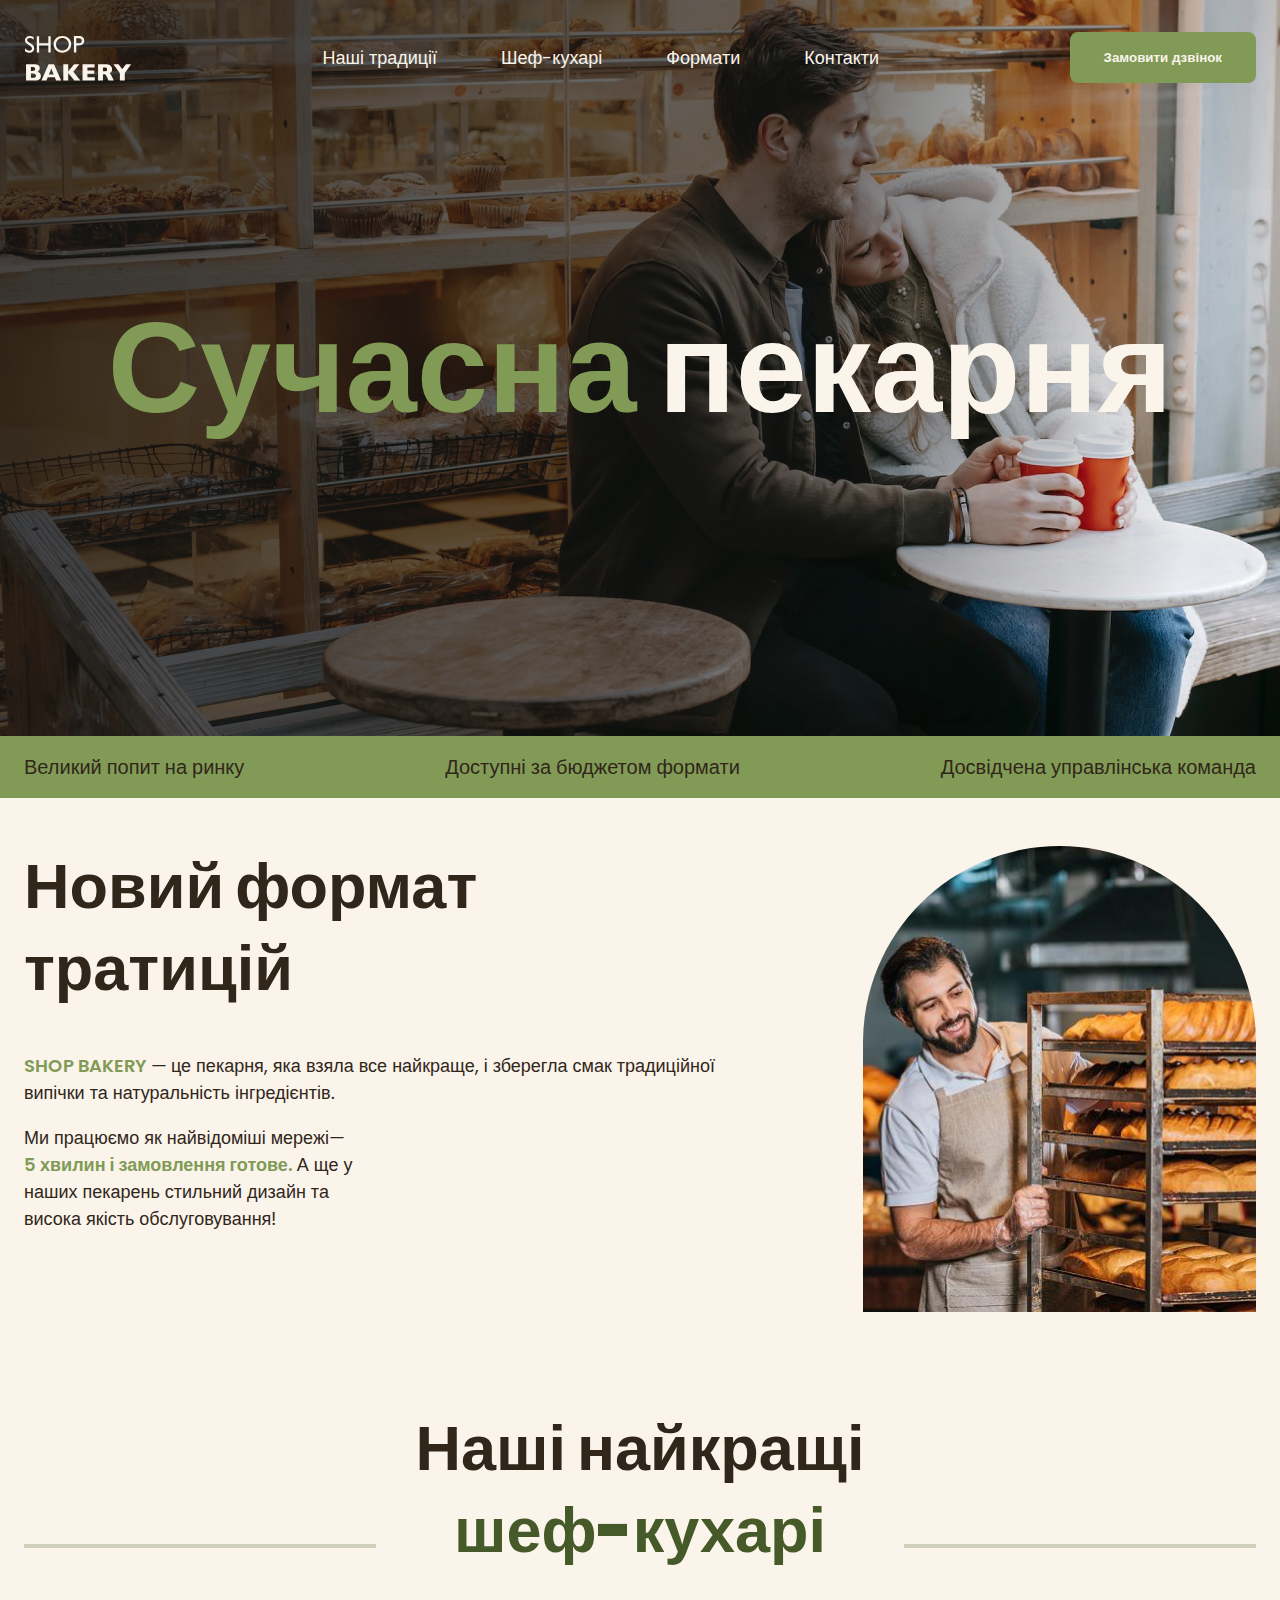
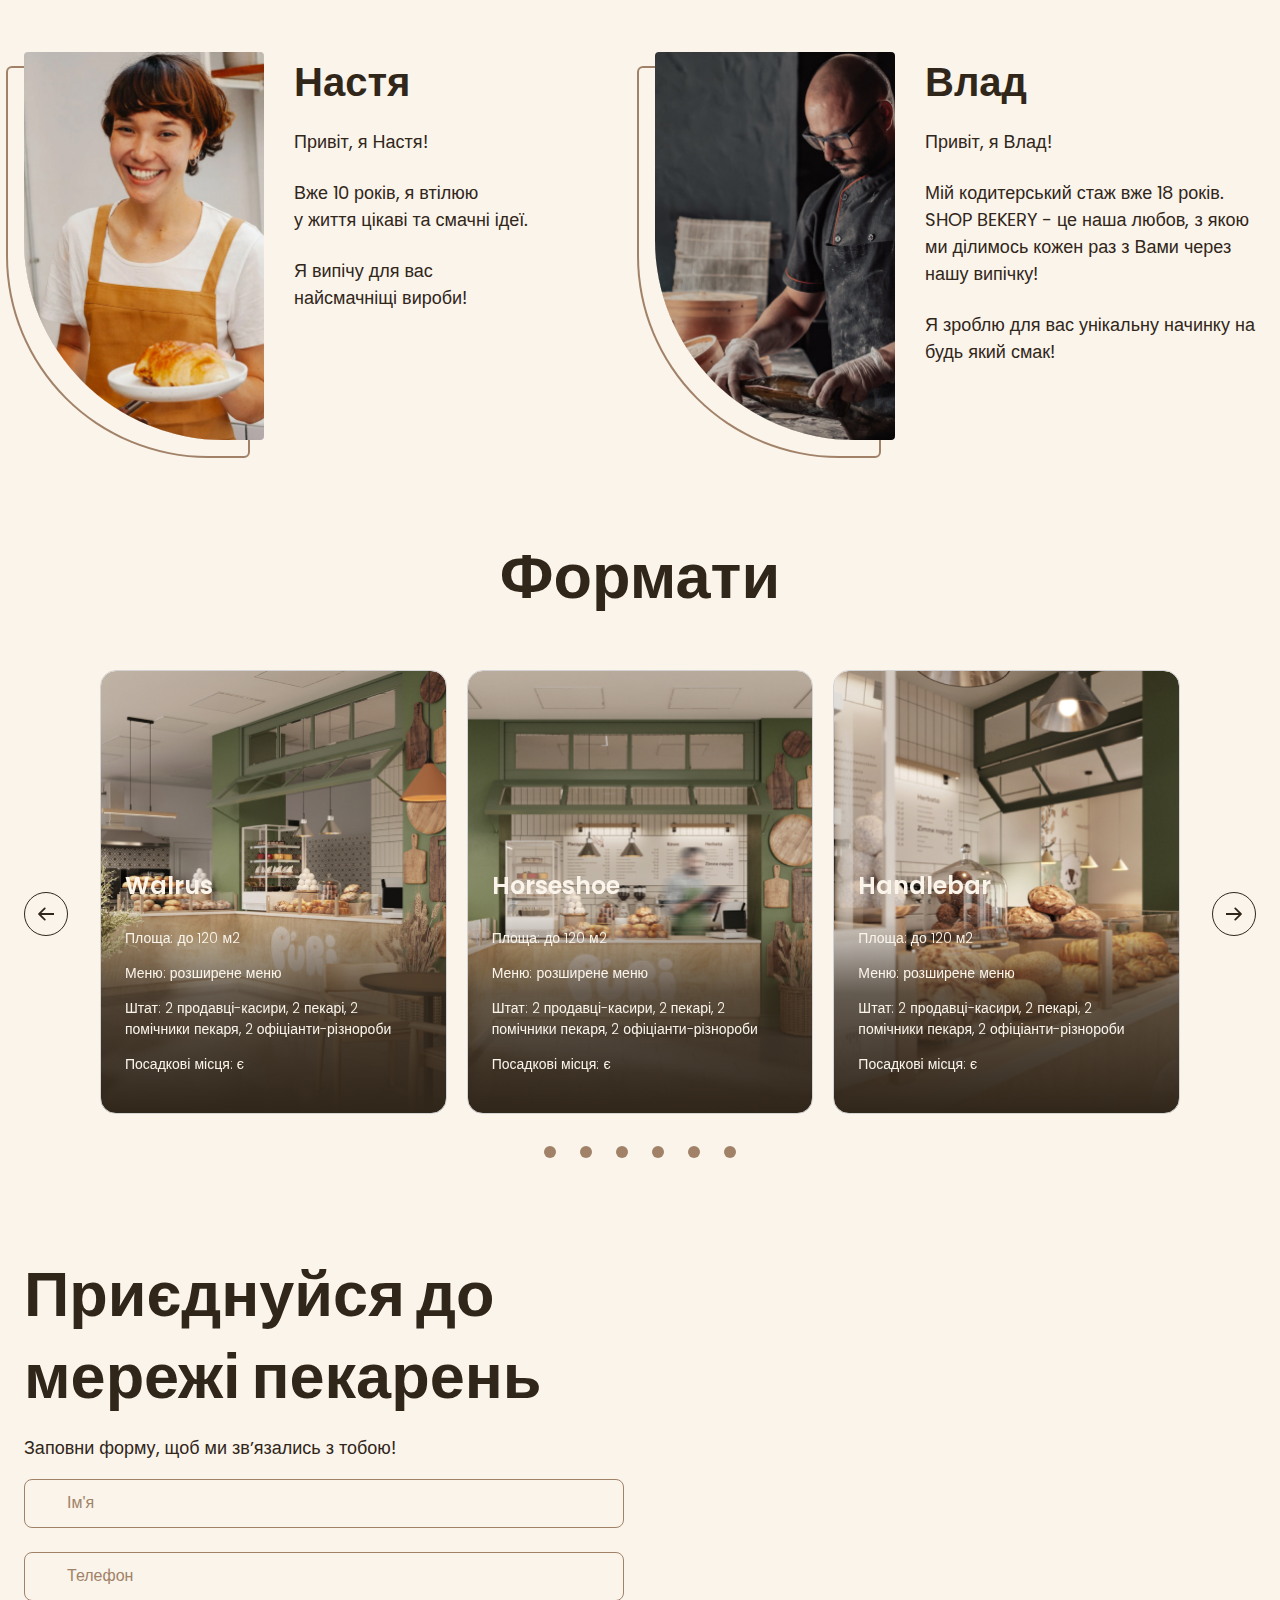
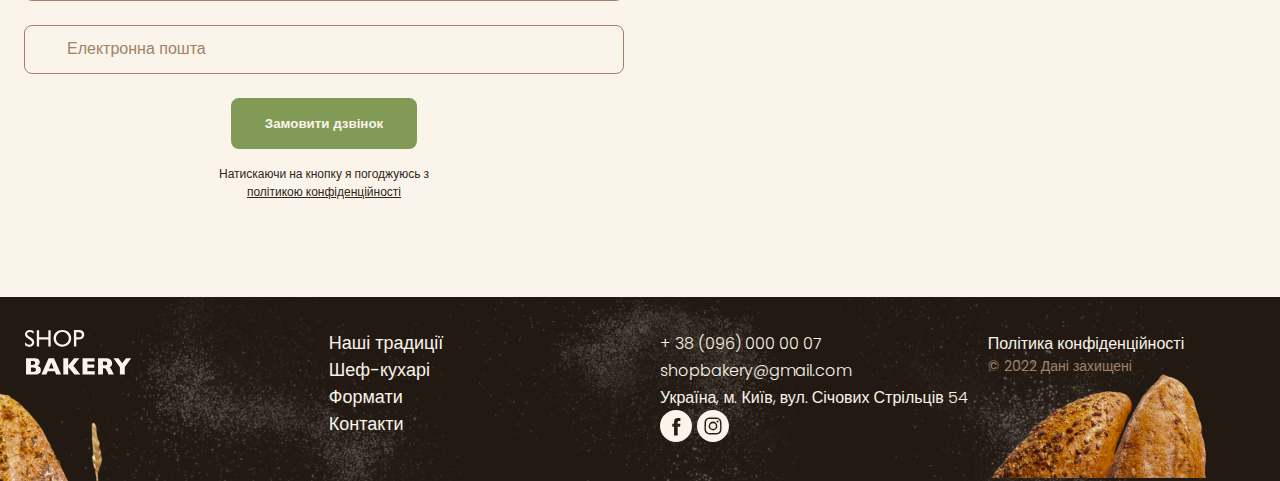
<file: index.html>
<!DOCTYPE html>
<html lang="uk">
<head>
  <meta charset="UTF-8">
  <meta name="viewport" content="width=device-width, initial-scale=1.0">
  <title>Сучасна пекарня</title>
  <!-- Fonts -->
  <link rel="preconnect" href="https://fonts.googleapis.com">
  <link rel="preconnect" href="https://fonts.gstatic.com" crossorigin>
  <link href="https://fonts.googleapis.com/css2?family=Poppins:wght@300;400;600;900&display=swap" rel="stylesheet">
  
  <!-- Style -->
  <link rel="stylesheet" href="./scss/main.min.css">
  <link rel="stylesheet" href="https://cdn.jsdelivr.net/npm/swiper@11/swiper-bundle.min.css" />
</head>
<body>
  <header class="header">
    <div class="container">
      <div class="header__container">
        <nav class="header__nav">
          <a href="/">
            <img src="./images/logo.svg" alt="Логотип сучасної пекарні">
          </a>
          <ul class="header__menu">
            <li>
              <a class="link" href="#traditions-section">Наші традиції</a>
            </li>
            <li>
              <a class="link" href="#chiefs-section">Шеф-кухарі</a>
            </li>
            <li>
              <a class="link" href="#format-section">Формати</a>
            </li>
            <li>
              <a class="link" href="#contact-section">Контакти</a>
            </li>
          </ul>
        </nav>
        <button class="header__button button modal-btn-open" type="button">
          Замовити дзвінок
        </button>
        <button class="header__burger menu-btn-open" type="button">
          <svg width="24px" height="24px">
            <use href="./images/icons.svg#icon-menu"></use>
          </svg>
        </button>
        <div class="mobile-menu">
          <button class="mobile-menu__btn-close menu-btn-close" type="button">Close</button>
        </div>
      </div>
    </div>
  </header>
  <main>
    <section class="hero-section">
      <div class="container">
        <h1 class="hero-section__title"><span class="text-brand">Сучасна</span> пекарня</h1>
        <button class="hero-section__button button modal-btn-open" type="button">
          Замовити дзвінок
        </button>
      </div>
    </section>
    <section class="advantages-section">
      <div class="container">
        <h2 class="visually-hidden">Наші переваги</h2>
        <ul class="advantages-section__list">
          <li class="advantages-section__item">Великий попит на ринку</li>
          <li class="advantages-section__item">Доступні за бюджетом формати</li>
          <li class="advantages-section__item">Досвідчена управлінська команда</li>
        </ul>
      </div>
    </section>
    <section class="traditions-section section" id="traditions-section">
      <div class="container">
        <div class="traditions-section__container">
          <div class="traditions-section__content">
            <h2 class="traditions-section__title section__title">Новий формат тратицій</h2>
            <p class="traditions-text">
              <span class="text-brand text-bold text-uppercase">shop bakery</span> — це пекарня, яка взяла все найкраще, і зберегла смак традиційної випічки та натуральність інгредієнтів.
            </p>
            <p class="traditions-section__text traditions-section__text--limited">
              Ми працюємо як найвідоміші мережі— <span class="text-brand text-bold">5 хвилин і замовлення готове.</span> А ще у наших пекарень стильний дизайн та висока якість обслуговування!
            </p>
          </div>
          <img class="traditions-section__image" srcset="././images/backer-man.jpg 1x, ./images/backer-man@2x.jpg 2x" src="./images/backer-man.jpg" alt="Чоловік пекар дивиться на батони із посмішкою">
        </div>
      </div>
    </section>
    <section class="chiefs-section section" id="chiefs-section">
      <div class="container">
        <h2 class="chiefs-section__title section__title section__title--centered">
          Наші найкращі <br /> <span class="text-brand-dark">шеф-кухарі</span>
        </h2>
        <ul class="chiefs-section__list">
          <li class="chiefs-section__item">
            <article class="chief-card">
              <img class="chief-card__photo" src="./images/nastia-chief.jpg" alt="Nastia chief">
              <div>
                <h3 class="chief-card__title">Настя</h3>
                <p class="chief-card__text">Привіт, я Настя!</p>
                <p class="chief-card__text">Вже 10 років, я втілюю <br>у життя цікаві та смачні ідеї.</p>
                <p class="chief-card__text">Я випічу для вас <br>найсмачніщі вироби!</p>
              </div>
            </article>
          </li>
          <li class="chiefs-section__item">
            <article class="chief-card">
              <img class="chief-card__photo" src="./images/vlad-chief.jpg" alt="Vlad chief">
              <div>
                <h3 class="chief-card__title">Влад</h3>
                <p class="chief-card__text">Привіт, я Влад!</p>
                <p class="chief-card__text">Мій кодитерський стаж вже 18 років. SHOP BEKERY - це наша любов, з якою ми ділимось кожен раз з
                  Вами через нашу випічку!</p>
                <p class="chief-card__text">Я зроблю для вас унікальну начинку на будь який смак!</p>
              </div>
            </article>
          </li>
        </ul>
      </div>
    </section>
    <section class="formats-section section" id="format-section">
      <div class="container">
        <h2 class="formats-section__title section__title section__title--centered">Формати</h2>
        <div class="formats-section__slider">
          <button class="formats-section__button carousel-button prev" type="button">
            <svg width="16px" height="16px">
              <use href="./images/icons.svg#icon-arrow"></use>
            </svg>
          </button>
          <div class="formats-section__container swiper-container">
            <ul class="formats-section__list swiper-wrapper">
              <li class="swiper-slide">
                <article class="format-card">
                  <img class="format-card__image" src="./images/walrus-format.jpg" alt="walrus-format">
                  <h3 class="format-card__title" lang="en">Walrus</h3>
                  <div class="format-card__text">
                    <p>Площа: до 120 м2</p>
                    <p>Меню: розширене меню</p>
                    <p>Штат: 2 продавці-касири, 2 пекарі, 2 помічники пекаря, 2 офіціанти-різнороби</p>
                    <p>Посадкові місця: є</p>
                  </div>
                </article>
              </li>
              <li class="swiper-slide">
                <article class="format-card">
                  <img class="format-card__image" src="./images/horseshoe-format.jpg" alt="horseshoe-format">
                  <h3 class="format-card__title" lang="en">Horseshoe</h3>
                  <div class="format-card__text">
                    <p>Площа: до 120 м2</p>
                    <p>Меню: розширене меню</p>
                    <p>Штат: 2 продавці-касири, 2 пекарі, 2 помічники пекаря, 2 офіціанти-різнороби</p>
                    <p>Посадкові місця: є</p>
                  </div>
                </article>
              </li>
              <li class="swiper-slide">
                <article class="format-card">
                  <img class="format-card__image" src="./images/handlebar-format.jpg" alt="handlebar-format">
                  <h3 class="format-card__title" lang="en">Handlebar</h3>
                  <div class="format-card__text">
                    <p>Площа: до 120 м2</p>
                    <p>Меню: розширене меню</p>
                    <p>Штат: 2 продавці-касири, 2 пекарі, 2 помічники пекаря, 2 офіціанти-різнороби</p>
                    <p>Посадкові місця: є</p>
                  </div>
                </article>
              </li>
              <li class="swiper-slide">
                <article class="format-card">
                  <img class="format-card__image" src="./images/walrus-format.jpg" alt="walrus-format">
                  <h3 class="format-card__title" lang="en">Walrus</h3>
                  <div class="format-card__text">
                    <p>Площа: до 120 м2</p>
                    <p>Меню: розширене меню</p>
                    <p>Штат: 2 продавці-касири, 2 пекарі, 2 помічники пекаря, 2 офіціанти-різнороби</p>
                    <p>Посадкові місця: є</p>
                  </div>
                </article>
              </li>
              <li class="swiper-slide">
                <article class="format-card">
                  <img class="format-card__image" src="./images/horseshoe-format.jpg" alt="horseshoe-format">
                  <h3 class="format-card__title" lang="en">Horseshoe</h3>
                  <div class="format-card__text">
                    <p>Площа: до 120 м2</p>
                    <p>Меню: розширене меню</p>
                    <p>Штат: 2 продавці-касири, 2 пекарі, 2 помічники пекаря, 2 офіціанти-різнороби</p>
                    <p>Посадкові місця: є</p>
                  </div>
                </article>
              </li>
              <li class="swiper-slide">
                <article class="format-card">
                  <img class="format-card__image" src="./images/handlebar-format.jpg" alt="handlebar-format">
                  <h3 class="format-card__title" lang="en">Handlebar</h3>
                  <div class="format-card__text">
                    <p>Площа: до 120 м2</p>
                    <p>Меню: розширене меню</p>
                    <p>Штат: 2 продавці-касири, 2 пекарі, 2 помічники пекаря, 2 офіціанти-різнороби</p>
                    <p>Посадкові місця: є</p>
                  </div>
                </article>
              </li>
            </ul>
            <div class="pagination">
              <span class="pagination__button" ></span>
              <span class="pagination__button" ></span>
              <span class="pagination__button" ></span>
              <span class="pagination__button" ></span>
            </div>
          </div>
          <button class="formats-section__button carousel-button next" type="button">
            <svg width="16px" height="16px">
              <use href="./images/icons.svg#icon-arrow"></use>
            </svg>
          </button>
        </div>
      </div>
    </section>
    <section class="contact-section section" id="contact-section">
      <div class="container">
        <div class="contact-section__container">
          <div class="contact-section__form">
            <h2 class="contact-section__title section__title">
              Приєднуйся до мережі пекарень
            </h2>
            <p>Заповни форму, щоб ми звʼязались з тобою!</p>
            <form name="contact-form" autocomplete="off" novalidate>
              <div class="contact-section__form-field input">
                <label class="input__label visually-hidden" for="user-name">Ім'я</label>
                <input class="input__control" type="text" name="user-name" id="user-name" placeholder="Ім'я" required>
              </div>
            
              <div class="contact-section__form-field input">
                <label class="input__label visually-hidden" for="user-tel">Телефон</label>
                <input class="input__control" type="tel" name="user-tel" id="user-tel" placeholder="Телефон" required>
              </div>
            
              <div class="contact-section__form-field input">
                <label class="input__label visually-hidden" for="user-email">Електронна пошта</label>
                <input class="input__control" type="email" name="user-email" id="user-email" placeholder="Електронна пошта" required>
              </div>
            
              <button class="contact-section__button button" type="submit">Замовити дзвінок</button>
            
              <p class="form-terms">Натискаючи на кнопку я погоджуюсь з
                <a class="form-terms__link" href="#">політикою конфіденційності</a>
              </p>
            </form>
          </div>
          <iframe
            class="contact-section__map"
            src="https://www.google.com/maps/embed?pb=!1m18!1m12!1m3!1d2540.163447036183!2d30.48869837717972!3d50.45668098691446!2m3!1f0!2f0!3f0!3m2!1i1024!2i768!4f13.1!3m3!1m2!1s0x40d4ce637c006b2d%3A0xaf86385f19996ff0!2z0LLRg9C70LjRhtGPINCh0ZbRh9C-0LLQuNGFINCh0YLRgNGW0LvRjNGG0ZbQsiwgNTQsINCa0LjRl9CyLCAwMjAwMA!5e0!3m2!1suk!2sua!4v1731920444716!5m2!1suk!2sua"
             allowfullscreen="" loading="lazy" referrerpolicy="no-referrer-when-downgrade">
          </iframe>
        </div>
      </div>
    </section>
  </main>
  <footer class="footer">
    <div class="container">
      <div class="footer__container">
        <nav class="footer__nav">
          <div class="footer__logo">
            <a href="">
              <img src="./images/logo.svg" alt="Логотип сучасної пекарні">
            </a>
          </div>
          <ul class="footer__menu">
            <li>
              <a class="link" href="#">Наші традиції</a>
            </li>
            <li>
              <a class="link" href="#">Шеф-кухарі</a>
            </li>
            <li>
              <a class="link" href="#">Формати</a>
            </li>
            <li>
              <a class="link" href="#">Контакти</a>
            </li>
          </ul>
        </nav>
        <address class="footer__address">
          <div class="footer__address-contacts">
            <ul class="footer__address-list">
              <li>
                <a class="footer__address-link" href="tel:+380960000007">+ 38 (096) 000 00 07</a>
              </li>
              <li>
                <a class="footer__address-link" href="mailto:shopbakery@gmail.com">shopbakery@gmail.com</a>
              </li>
              <li>
                <a class="footer__address-link" href="https://maps.app.goo.gl/MM3a2c4SovsFKENh9" target="_blank">Україна, м. Київ,
                  вул.
                  Січових Стрільців 54</a>
              </li>
            </ul>
            <div class="">
              <a href="#">
                <svg class="footer__address-icon" width="32px" height="32px">
                  <use href="./images/icons.svg#icon-facebook"></use>
                </svg>
              </a>
              <a href="#">
                <svg class="footer__address-icon" width="32px" height="32px">
                  <use href="./images/icons.svg#icon-instagram"></use>
                </svg>
              </a>
            </div>
          </div>
          <div class="footer__address-info">
            <a class="footer__address-link" href="#">Політика конфіденційності</a>
            <p class="footer__address-copyright">&copy; 2022 Дані захищені</p>
          </div>
        </address>
      </div>
    </div>
  </footer>

  <div class="backdrop is-hidden">
    <div class="modal">
      <h2>Замовити дзвінок</h2>
      <p>Залишіть заявку та наш спеціаліст зв'яжеться з Вами!</p>
      <button class="modal__btn-close modal-btn-close" type="button">Close</button>
      <form class="modal__form" name="modal-form" autocomplete="off">
        <div class="modal__form-field input">
          <label class="input__label visually-hidden" for="user-name">Ім'я</label>
          <input class="input__control" type="text" name="user-name" id="m-user-name" placeholder="Ім'я" minlength="2" maxlength="20" required>
        </div>
        
        <div class="modal__form-field input">
          <label class="input__label visually-hidden" for="user-tel">Телефон</label>
          <input class="input__control" type="tel" name="user-tel" id="m-user-tel" placeholder="Телефон" required pattern="^\+[0-9]{12}">
        </div>
        
        <div class="modal__form-field input">
          <label class="input__label visually-hidden" for="user-email">Електронна пошта</label>
          <input class="input__control" type="email" name="user-email" id="m-user-email" placeholder="Електронна пошта" required>
        </div>

        <button class="modal__button button" type="submit">Замовити дзвінок</button>

        <p class="form-terms">Натискаючи на кнопку я погоджуюсь з 
          <a class="form-terms-link" href="#">політикою конфіденційності</a></p>
      </form>
    </div>
  </div>

  <script src="https://cdn.jsdelivr.net/npm/swiper@11/swiper-bundle.min.js"></script>
  <script src="./js/formats-slider.js"></script>
  <script src="./js/mobile-menu.js"></script>
  <script src="./js/modal.js"></script>
  
</body>
</html>
</file>
<file: scss/main.min.css>
@font-face{font-display:swap;font-family:"Poppins";font-weight:300;src:url("../fonts/poppins-v21-latin-300.woff2") format("woff2")}@font-face{font-display:swap;font-family:"Poppins";font-weight:400;src:url("../fonts/poppins-v21-latin-regular.woff2") format("woff2")}@font-face{font-display:swap;font-family:"Poppins";font-weight:600;src:url("../fonts/poppins-v21-latin-600.woff2") format("woff2")}@font-face{font-display:swap;font-family:"Poppins";font-weight:900;src:url("../fonts/poppins-v21-latin-900.woff2") format("woff2")}:root{--color-brand: #819B57;--color-primary-light: #FAF4EA;--color-primary-dark: #31261A;--color-secondary-dark: #A18268;--color-brand-dark: #465929;--color-brand-normal: #819b57;--color-brand-light: #cfcfbc}.text-brand{color:var(--color-brand-normal)}.text-brand-dark{color:var(--color-brand-dark)}.text-bold{font-weight:600}.text-uppercase{text-transform:uppercase}*,*::after,*::before{box-sizing:border-box}body{color:var(--color-primary-dark);font-family:"Poppins",sans-serif;font-size:16px;font-weight:300;line-height:1.5;margin:0;background-color:var(--color-primary-light)}@media screen and (min-width: 768px){body{font-size:18px;font-weight:400}}h1,h2,h3,h4,h5,h6,p{margin-top:0}img{display:block;max-width:100%;height:auto;object-fit:cover}a{display:inline-block}address{font-style:normal}ul{margin:0;padding:0;list-style-type:none}.container{width:100%;max-width:1288px;padding:0 24px;margin:0 auto}.visually-hidden{position:absolute;left:-10000px;top:auto;width:1px;height:1px;overflow:hidden}.carousel-button{display:flex;align-items:center;justify-content:center;flex-shrink:0;width:44px;height:44px;padding:0;fill:var(--color-primary-dark);background-color:rgba(0,0,0,0);border:1px solid var(--color-primary-dark);border-radius:50%;cursor:pointer}.carousel-button:hover{background-color:var(--color-primary-dark);fill:var(--color-primary-light)}.carousel-button.next{transform:rotate(180deg)}.button{padding:16px 32px;color:var(--color-primary-light);font-weight:600;background-color:var(--color-brand-normal);border:2px solid var(--color-brand-normal);border-radius:8px;cursor:pointer}.button:hover{color:var(--color-brand-normal);background-color:rgba(0,0,0,0)}.link{color:var(--color-primary-light);line-height:1.5;text-decoration:none;transition:color .3s}.link:hover{color:var(--color-brand)}.chief-card{display:flex;align-items:flex-start;gap:16px}@media screen and (min-width: 1200px){.chief-card{gap:30px}}.chief-card__photo{width:140px;border-radius:4px 4px 4px 200px;box-shadow:-16px 16px 0 0 var(--color-primary-light),-16px 16px 0 2px var(--color-secondary-dark)}@media screen and (min-width: 1200px){.chief-card__photo{width:240px}}.chief-card__title{margin-bottom:16px;font-size:24px;font-weight:600}@media screen and (min-width: 768px){.chief-card__title{font-size:40px}}.chief-card__text{font-size:14px;margin-bottom:24px}.chief-card__text:last-child{margin-bottom:0}@media screen and (min-width: 768px){.chief-card__text{font-size:18px}}.format-card{position:relative;display:flex;flex-direction:column;justify-content:flex-end;height:444px;padding:24px;background-image:linear-gradient(180deg, rgba(49, 38, 26, 0) 55.21%, rgba(49, 38, 26, 0.71) 72.92%, var(--color-primary-dark) 100%);border:1px solid #d3d3d3;border-radius:16px;overflow:hidden;cursor:pointer}.format-card__image{position:absolute;z-index:-1;top:0;left:0;width:100%;height:100%}.format-card__title{font-size:24px;font-weight:600;color:var(--color-primary-light)}.format-card__text{font-size:14px;font-weight:300;color:var(--color-primary-light)}.form-terms{margin:0 auto;max-width:210px;text-align:center;font-weight:500;font-size:12px;line-height:1.5}.form-terms__link{color:var(--color-primary-dark)}.input{position:relative}.input__label{display:block;top:16px;left:42px}.input__control{padding:16px 42px;width:100%;border:1px solid var(--color-secondary-dark);border-radius:8px;background-color:rgba(0,0,0,0)}.input__control:focus{border-color:var(--color-brand-normal);outline:none}.input__control::placeholder{color:var(--color-secondary-dark);font-size:16px;line-height:1.17}.input__control:focus::placeholder{color:var(--color-primary-dark)}.pagination{display:flex;align-items:center;justify-content:center;gap:24px}.pagination__button{width:12px;height:12px;background-color:var(--color-secondary-dark);border-radius:50%}.pagination__button___active{background-color:var(--color-brand-normal)}.header{position:absolute;top:0;left:0;width:100%;padding-top:16px}@media screen and (min-width: 1200px){.header{padding-top:32px}}.header__container{display:flex;align-items:center;gap:40px}.header__nav{display:flex;align-items:center;flex-grow:1;gap:40px}.header__menu{display:none}@media screen and (min-width: 1200px){.header__menu{display:flex;gap:64px;flex-grow:1;justify-content:center}}.header__button{display:none}@media screen and (min-width: 1200px){.header__button{display:block}}.header__burger{width:24px;height:24px;padding:0;background-color:rgba(0,0,0,0);border:none;fill:var(--color-primary-light)}@media screen and (min-width: 1200px){.header__burger{display:none}}.hero-section{padding:124px 0;background-image:linear-gradient(102.76deg, rgba(18, 18, 17, 0.78) 2.03%, rgba(18, 18, 17, 0.6) 58.46%, rgba(18, 18, 17, 0) 90.36%),url(../images/hero-section-background.jpg);background-repeat:no-repeat;background-position:center top;background-size:cover}@media screen and (min-width: 1200px){.hero-section{padding:272px 0}}@media screen and (min-device-pixel-ratio: 2),(min-resolution: 192dpi),(min-resolution: 2dppx){.hero-section{background-image:linear-gradient(102.76deg, rgba(18, 18, 17, 0.78) 2.03%, rgba(18, 18, 17, 0.6) 58.46%, rgba(18, 18, 17, 0) 90.36%),url(../images/hero-section-background@2x.jpg);background-repeat:no-repeat;background-position:center top;background-size:cover}}.hero-section__title{margin-bottom:48px;color:var(--color-primary-light);text-align:center;font-size:67px;line-height:1;font-weight:900}@media screen and (min-width: 1200px){.hero-section__title{font-size:128px;line-height:1.5;margin-bottom:0}}.hero-section__button{display:block;margin:0 auto}@media screen and (min-width: 1200px){.hero-section__button{display:none}}.advantages-section{padding:16px 0}@media screen and (min-width: 768px){.advantages-section{background-color:var(--color-brand-normal)}}.advantages-section__list{display:flex;flex-direction:column;gap:16px;padding:24px 40px;background-color:var(--color-brand-light);border-radius:24px}@media screen and (min-width: 768px){.advantages-section__list{flex-direction:row;justify-content:space-between;gap:40px;background-color:rgba(0,0,0,0);border-radius:0;padding:0}}.advantages-section__item{font-size:14px;font-weight:300}@media screen and (min-width: 768px){.advantages-section__item{column-rule:var(--color-brand-light);font-size:20px}}.traditions-section{padding-top:96px}@media screen and (min-width: 768px){.traditions-section{padding-top:40px}}.traditions-section__container{display:flex;align-items:flex-start;gap:40px;justify-content:space-between}.traditions-section__content{max-width:710px}.traditions-section__title{margin-bottom:42px}.traditions-section__text--limited{max-width:330px}.traditions-section__image{border-radius:400px 400px 0px 0px;display:none}@media screen and (min-width: 768px){.traditions-section__image{display:block}}.chiefs-section__title{position:relative;margin:0 auto 24px}@media screen and (min-width: 1200px){.chiefs-section__title{margin-bottom:80px}}.chiefs-section__title::before,.chiefs-section__title::after{display:none}@media screen and (min-width: 1200px){.chiefs-section__title::before,.chiefs-section__title::after{display:block;position:absolute;bottom:24px;display:block;width:352px;border:2px solid var(--color-brand-light);content:""}}.chiefs-section__title::before{left:0}.chiefs-section__title::after{right:0}.chiefs-section__list{display:flex;flex-direction:column;flex-wrap:wrap;gap:20px}@media screen and (min-width: 768px){.chiefs-section__list{flex-direction:row;gap:40px 30px}}@media screen and (min-width: 768px){.chiefs-section__item{flex-basis:calc((100% - 30px)/2)}}.formats-section__slider{display:flex;align-items:center;gap:32px}.formats-section__container{overflow:hidden}.formats-section__list{margin-bottom:32px}.formats-section__button{display:none}@media screen and (min-width: 768px){.formats-section__button{display:flex}}.contact-section{padding-bottom:96px}.contact-section__container{display:flex;flex-direction:column;gap:24px}@media screen and (min-width: 768px){.contact-section__container{flex-direction:row;gap:32px}}.contact-section__title{margin-bottom:16px}.contact-section__form-field{margin-bottom:24px}.contact-section__button{display:block;margin:0 auto 16px}.contact-section__map{flex-shrink:0;margin:0 -24px;height:176px;border:none;border-radius:16px}@media screen and (min-width: 768px){.contact-section__map{margin:auto;width:320px;height:500px}}@media screen and (min-width: 1200px){.contact-section__map{width:600px;height:595px}}.footer{padding:32px 0;position:relative;background-image:url("../images/footer-background.png");background-color:var(--color-primary-dark);background-repeat:no-repeat;background-size:cover;background-position:center}.footer::before,.footer::after{position:absolute;bottom:0;background-repeat:no-repeat;content:""}.footer::before{width:180px;height:120px;left:0;background-image:url("../images/decor-bread-large.png")}.footer::after{width:380px;height:190px;right:0;background-image:url("../images/decor-bread-small.png")}.footer__container{display:flex;flex-direction:column;gap:20px}@media screen and (min-width: 768px){.footer__container{flex-direction:row;gap:40px}}.footer__nav,.footer__address{display:flex;flex-direction:column;gap:20px;text-align:center}@media screen and (min-width: 768px){.footer__nav,.footer__address{flex-direction:row;flex-basis:50%;text-align:left}}.footer__logo,.footer__menu{flex-grow:1}.footer__address-list,.footer__address-info{flex-grow:1}.footer__address-link{color:var(--color-primary-light);font-size:16px;font-weight:300;text-decoration:none}.footer__address-link:hover{color:var(--color-brand-normal)}.footer__address-icon{fill:var(--color-primary-light);cursor:pointer}.footer__address-copyright{color:var(--color-secondary-dark);font-size:14px}.backdrop{position:fixed;top:0;left:0;right:0;bottom:0;display:flex;align-items:center;justify-content:center;padding:20px 0;background-color:rgba(0,0,0,.5);transition:opacity .3s,visibility .3s}.backdrop.is-hidden{opacity:0;visibility:hidden;pointer-events:none}.modal{position:relative;width:100%;height:100%;max-width:880px;max-height:880px;align-items:center;padding:48px;background-color:var(--color-primary-light);border-radius:32px;overflow:auto}@media screen and (min-width: 768px){.modal{padding:128px}}.modal__btn-close{position:absolute;top:40px;right:40px}.modal__form{display:flex;flex-direction:column}.modal__form-field{margin-bottom:32px}.modal__button{margin:0 auto 24px}.section{padding:20px 0px}@media screen and (min-width: 768px){.section{padding:48px 0px}}.section__title{font-size:32px;font-weight:900;line-height:1.5}@media screen and (min-width: 768px){.section__title{font-size:63px;font-weight:900;line-height:1.3}}.section__title--centered{text-align:center}.mobile-menu{position:fixed;top:0;left:0;width:100%;height:100%;background-color:var(--color-brand-light);transform:translate(100%);transition:transform .3s ease-in-out}.mobile-menu.is-open{transform:translate(0)}.mobile-menu__btn-close{position:absolute;top:16px;right:24px}.circle{width:100px;height:100px;background-color:#fff}.circle-big{width:200px;height:200px;background-color:green}/*# sourceMappingURL=main.min.css.map */
</file>
